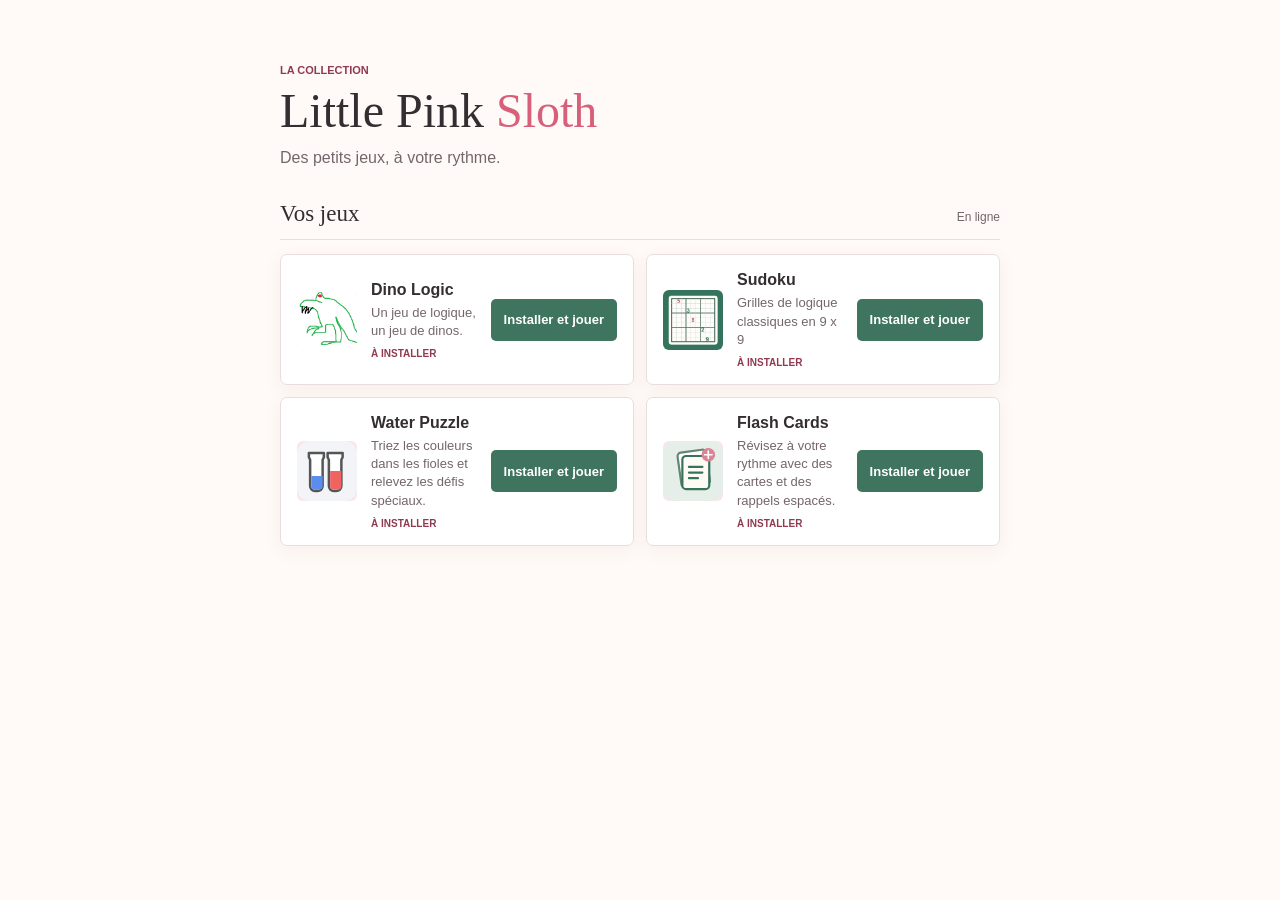
<file: index.html>
<!doctype html>
<html lang="fr">
<head>
    <meta charset="utf-8">
    <meta name="viewport" content="width=device-width, initial-scale=1, viewport-fit=cover">
    <meta name="theme-color" content="#f5d9df">
    <meta name="description" content="Little Pink Sloth, votre collection de mini-jeux.">
    <title>Little Pink Sloth</title>
    <link rel="manifest" href="manifest.json">
    <link rel="icon" href="assets/icons/icon-192.png" type="image/png">
    <link rel="stylesheet" href="launcher/launcher.css">
</head>
<body>
    <main class="launcher">
        <header class="masthead">
            <p class="eyebrow">LA COLLECTION</p>
            <h1>Little Pink <span>Sloth</span></h1>
            <p class="lede">Des petits jeux, à votre rythme.</p>
        </header>
        <section aria-labelledby="games-heading">
            <div class="section-heading">
                <h2 id="games-heading">Vos jeux</h2>
                <p id="connection-state" aria-live="polite">Chargement…</p>
            </div>
            <div id="games-list" class="games-list" aria-live="polite"></div>
        </section>
        <p id="launcher-message" class="launcher-message" role="status"></p>
    </main>
    <script type="module" src="launcher/launcher.js"></script>
</body>
</html>
</file>
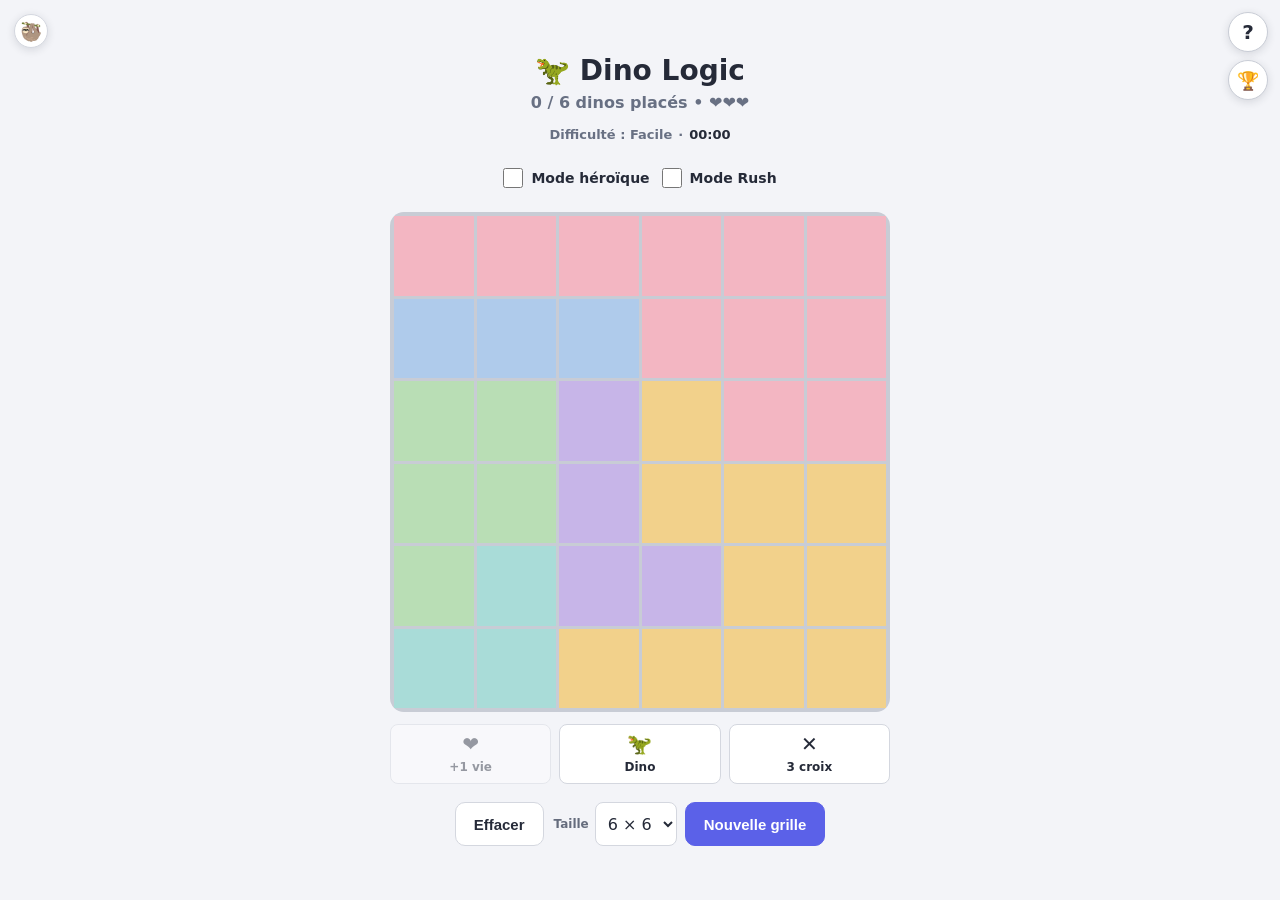
<file: games/dino_logic/index.html>
<!DOCTYPE html>

<html lang="fr">

<head>


<meta charset="UTF-8">

<meta
    name="viewport"
    content="width=device-width, initial-scale=1.0"
>

<title>Dino Logic · Little Pink Sloth</title>

<!-- CSS -->

<link
    rel="stylesheet"
    href="style.css"
>

<link
    rel="stylesheet"
    href="../../common/styles/common.css"
>


</head>

<body>

<main class="app">

    <h1>
        🦖 Dino Logic
    </h1>


    <!-- Message d'état -->

    <div
        id="status"
        class="status"
        aria-live="polite"
    >
        Chargement...
    </div>

    <div class="puzzle-meta">
        <span id="difficulty" class="difficulty"></span>
        <span class="meta-divider" aria-hidden="true">·</span>
        <span
            id="timer"
            class="timer"
            role="timer"
            aria-label="Temps écoulé"
        >00:00</span>
    </div>

    <div class="heroic-tools">
        <div class="mode-option">
            <label class="heroic-toggle" for="heroicMode">
                <input id="heroicMode" type="checkbox">
                <span>Mode héroïque</span>
            </label>
        </div>
        <output
            id="heroicStreak"
            class="heroic-streak"
            aria-live="polite"
            hidden
        >Série : 0</output>
        <div class="mode-option">
            <label class="heroic-toggle" for="rushMode">
                <input id="rushMode" type="checkbox">
                <span>Mode Rush</span>
            </label>
        </div>
        <output
            id="rushCompleted"
            class="heroic-streak rush-score"
            aria-live="polite"
            hidden
        >Complétées : 0</output>
    </div>


    <!-- Grille -->

    <div
        id="board"
        class="board"
        aria-label="Grille de jeu"
    ></div>


    <!-- Bonus -->

    <div class="bonus-actions" aria-label="Bonus">

        <button
            id="bonusLife"
            class="bonus"
            type="button"
            aria-label="Ajouter une vie"
            title="Ajouter une vie"
        >
            <span class="bonus-icon" aria-hidden="true">❤️</span>
            <span>+1 vie</span>
        </button>

        <button
            id="bonusDino"
            class="bonus"
            type="button"
            aria-label="Placer un dino"
            title="Placer un dino"
        >
            <span class="bonus-icon" aria-hidden="true">🦖</span>
            <span>Dino</span>
        </button>

        <button
            id="bonusMarks"
            class="bonus"
            type="button"
            aria-label="Marquer jusqu'à trois cases"
            title="Marquer jusqu'à trois cases"
        >
            <span class="bonus-icon" aria-hidden="true">✕</span>
            <span>3 croix</span>
        </button>

    </div>


    <!-- Boutons -->

    <div class="buttons">

        <button
            id="clear"
            class="action"
            type="button"
        >
            Effacer
        </button>


        <div class="new-game-controls">

            <div class="settings">

                <label for="gridSize">
                    Taille
                </label>

                <select id="gridSize">
                    <option value="4">4 × 4</option>
                    <option value="5">5 × 5</option>
                    <option value="6" selected>6 × 6</option>
                    <option value="7">7 × 7</option>
                    <option value="8">8 × 8</option>
                </select>

            </div>

            <button
                id="newGame"
                class="action primary"
                type="button"
            >
                Nouvelle grille
            </button>

        </div>

    </div>


</main>


<!--
    IMPORTANT :

    type="module" permet à main.js d'utiliser
    import/export avec les autres fichiers.
-->

<script
    type="module"
    src="game.js"
></script>


</body>

</html>
</file>
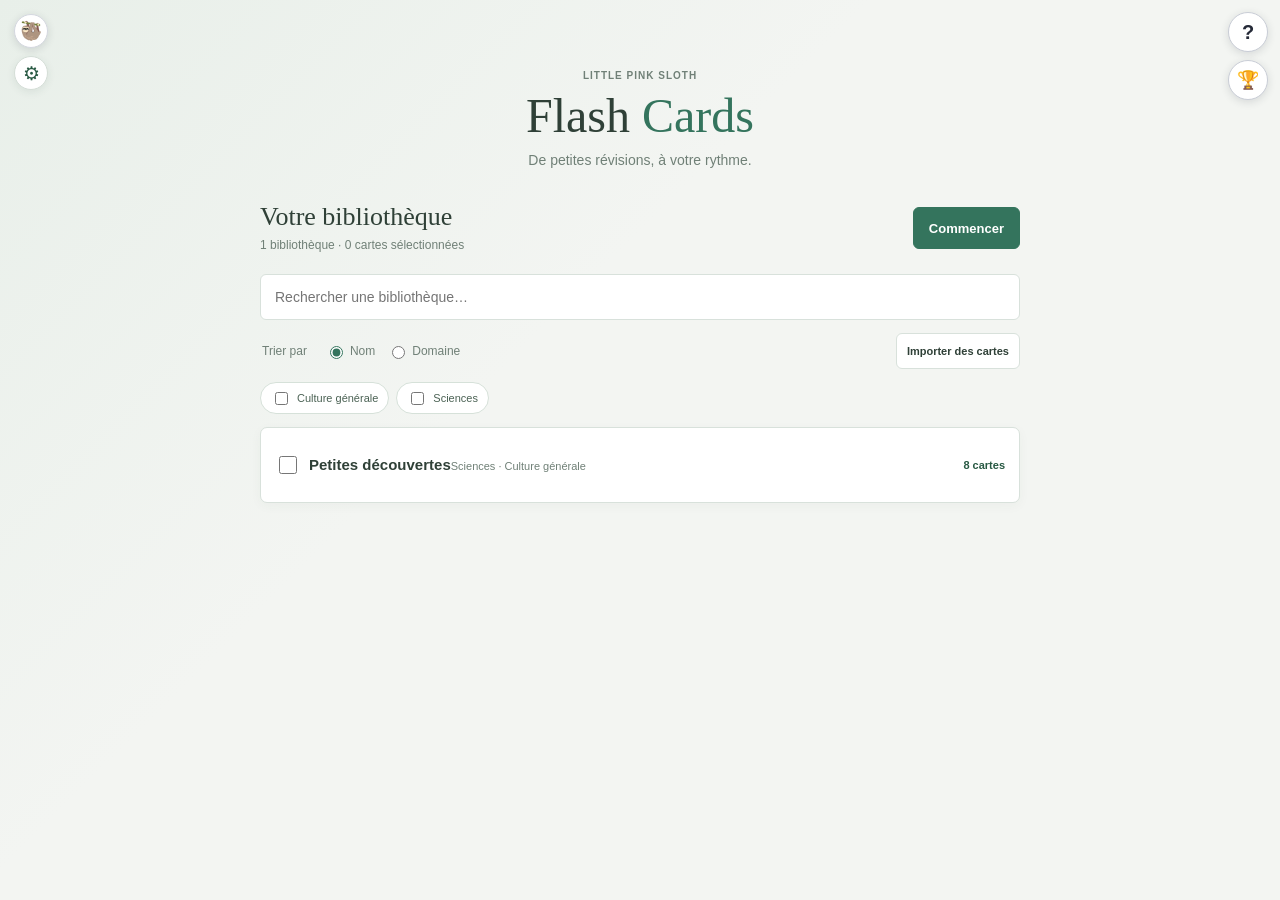
<file: games/flash_cards/index.html>
<!doctype html>
<html lang="fr">
<head>
    <meta charset="utf-8">
    <meta name="viewport" content="width=device-width, initial-scale=1, viewport-fit=cover">
    <meta name="theme-color" content="#f3f5f2">
    <meta name="description" content="Révisez à votre rythme avec des cartes et des rappels espacés.">
    <title>Flash Cards · Little Pink Sloth</title>
    <link rel="icon" href="assets/icon.svg" type="image/svg+xml">
    <link rel="stylesheet" href="style.css">
    <link rel="stylesheet" href="../../common/styles/common.css">
</head>
<body>
    <main class="flash-app">
        <header class="app-header">
            <p class="eyebrow">LITTLE PINK SLOTH</p>
            <h1>Flash <span>Cards</span></h1>
            <p class="intro">De petites révisions, à votre rythme.</p>
        </header>

        <button id="settings-open" class="settings-open" type="button" aria-label="Ouvrir la configuration" title="Configuration">⚙</button>

        <section id="home-screen" class="screen" aria-labelledby="library-heading">
            <div class="section-heading">
                <div>
                    <h2 id="library-heading">Votre bibliothèque</h2>
                    <p id="library-count" class="subtle"></p>
                </div>
                <button id="start-session" class="primary-button" type="button">Commencer</button>
            </div>

            <label class="search-field">
                <span class="visually-hidden">Rechercher une bibliothèque</span>
                <input id="library-search" type="search" placeholder="Rechercher une bibliothèque…" autocomplete="off">
            </label>

            <div class="library-tools">
                <fieldset class="sort-picker">
                    <legend>Trier par</legend>
                    <label><input type="radio" name="sort" value="name" checked> Nom</label>
                    <label><input type="radio" name="sort" value="domain"> Domaine</label>
                </fieldset>
                <button id="import-open" class="quiet-button" type="button">Importer des cartes</button>
            </div>

            <div id="domain-filters" class="domain-filters" aria-label="Filtrer par domaine"></div>
            <div id="library-list" class="library-list"></div>
            <p id="app-message" class="app-message" role="status" aria-live="polite"></p>
        </section>

        <section id="review-screen" class="screen" aria-labelledby="review-heading" hidden>
            <div class="review-topline">
                <button id="leave-session" class="text-button" type="button">← Bibliothèques</button>
                <p id="review-progress" class="subtle"></p>
            </div>
            <h2 id="review-heading" class="visually-hidden">Révision</h2>
            <div class="flash-card-container">
                <button id="flash-card" class="flash-card" type="button" aria-label="Afficher l'autre côté de la carte">
                    <span id="card-side" class="card-side">RECTO</span>
                    <span id="card-text" class="card-text"></span>
                    <span id="flip-hint" class="flip-hint">Touchez la carte pour la retourner</span>
                </button>
                <button id="speak-card" class="speak-card" type="button" aria-label="Lire le recto à voix haute" title="Lire à voix haute">
                    <svg aria-hidden="true" viewBox="0 0 24 24">
                        <path d="M3 9v6h4l5 4V5L7 9H3Zm12.5 3a3.5 3.5 0 0 0-2-3.16v6.31a3.5 3.5 0 0 0 2-3.15Zm-2-8.77v2.06a7 7 0 0 1 0 13.42v2.06a9 9 0 0 0 0-17.54Z"></path>
                    </svg>
                </button>
            </div>
            <p id="speech-message" class="app-message speech-message" role="status" aria-live="polite"></p>
            <div id="answer-actions" class="answer-actions" hidden>
                <button id="answer-no" class="answer-button answer-no" type="button">À revoir</button>
                <button id="answer-yes" class="answer-button answer-yes" type="button">Je savais</button>
            </div>
        </section>

        <section id="results-screen" class="screen results-screen" aria-labelledby="results-heading" hidden>
            <p class="eyebrow">BRAVO POUR CETTE SESSION</p>
            <h2 id="results-heading">C'est dans la boîte.</h2>
            <div class="result-card">
                <p><strong id="result-known">0</strong><span>cartes connues</span></p>
                <p><strong id="result-total">0</strong><span>cartes révisées</span></p>
                <p><strong id="result-percent">0 %</strong><span>de réussite</span></p>
            </div>
            <p id="save-confirmation" class="save-confirmation" role="status" aria-live="polite"></p>
            <div class="result-actions">
                <button id="retry-save" class="quiet-button" type="button" hidden>Réessayer la sauvegarde</button>
                <button id="return-home" class="primary-button" type="button">Retour aux bibliothèques</button>
            </div>
        </section>
    </main>

    <dialog id="settings-dialog" class="settings-dialog" aria-labelledby="settings-heading">
        <form method="dialog" class="dialog-close-row">
            <button class="dialog-close" aria-label="Fermer la configuration">×</button>
        </form>
        <h2 id="settings-heading">Configuration</h2>
        <section class="settings-section">
            <h3>Dossier de bibliothèques</h3>
            <p id="folder-status" class="subtle">Bibliothèques intégrées à l'application.</p>
            <div class="settings-actions">
                <button id="choose-directory" class="quiet-button" type="button">Choisir un dossier</button>
                <button id="reset-directory" class="text-button" type="button">Utiliser les bibliothèques intégrées</button>
            </div>
            <label class="file-picker-label" for="json-import">Importer des fichiers JSON</label>
            <input id="json-import" class="file-picker" type="file" accept=".json,application/json" multiple>
            <p class="fine-print">Le navigateur ne donne pas accès à un chemin saisi au clavier. Le dossier choisi est mémorisé si le navigateur autorise la conservation de son accès ; sinon, les imports restent enregistrés sur cet appareil.</p>
        </section>
        <section class="settings-section">
            <h3>Volume d'une session</h3>
            <label class="setting-line"><span>Nombre de cartes</span><input id="session-size" type="number" min="1" max="500" value="15"></label>
            <label class="setting-line setting-checkbox"><input id="all-cards" type="checkbox"><span>Réviser toutes les cartes sélectionnées</span></label>
        </section>
        <section class="settings-section">
            <h3>Modèle de bibliothèque</h3>
            <p class="subtle">Utilisez ce fichier JSON comme base pour créer vos propres cartes.</p>
            <a class="download-link" href="assets/bib_model.json" download="bib_model.json">Télécharger le modèle JSON</a>
        </section>
        <section class="settings-section">
            <h3>Exporter vos bibliothèques</h3>
            <p class="subtle">Télécharge les bibliothèques actuellement chargées, avec les révisions enregistrées.</p>
            <button id="export-libraries" class="quiet-button" type="button">Exporter les bibliothèques</button>
        </section>
        <p id="settings-message" class="app-message" role="status" aria-live="polite"></p>
    </dialog>

    <script type="module" src="game.js"></script>
</body>
</html>
</file>
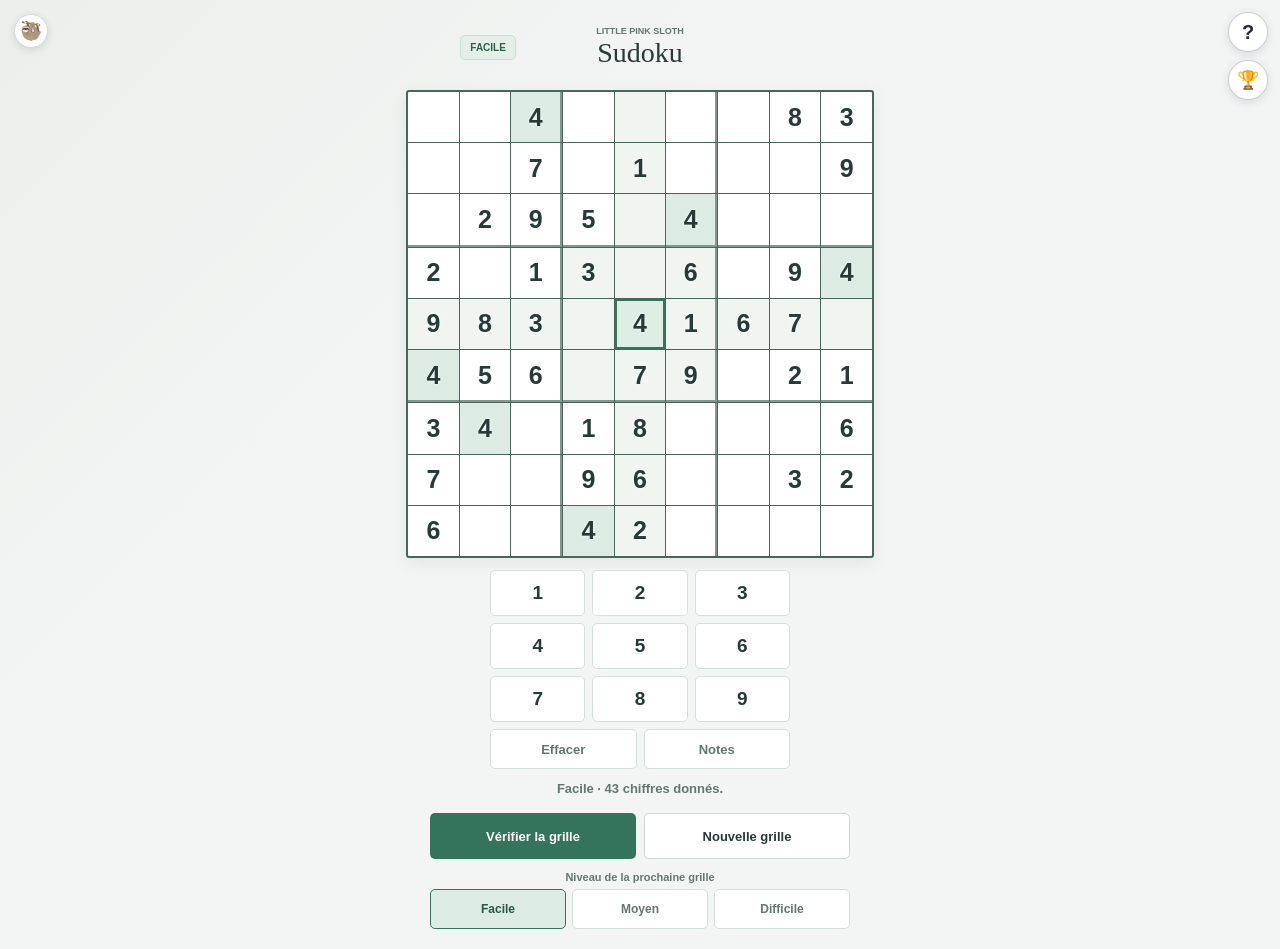
<file: games/sudoku/index.html>
<!doctype html>
<html lang="fr">
<head>
    <meta charset="utf-8">
    <meta name="viewport" content="width=device-width, initial-scale=1, viewport-fit=cover">
    <meta name="theme-color" content="#f3f5f4">
    <meta name="description" content="Un Sudoku classique 9 x 9 à jouer hors ligne.">
    <title>Sudoku · Little Pink Sloth</title>
    <link rel="icon" href="assets/icon.png" type="image/png">
    <link rel="stylesheet" href="style.css">
    <link rel="stylesheet" href="../../common/styles/common.css">
</head>
<body>
    <main class="sudoku-app">
        <header class="game-header">
            
            <span id="current-level" class="level-badge">Facile</span>
            <div class="title-wrap">
                <p class="eyebrow">LITTLE PINK SLOTH</p>
                <h1>Sudoku</h1>
            </div>
            <span aria-hidden="true"></span>
        </header>

        <section class="play-area" aria-label="Partie de Sudoku">
            <div id="board" class="board" role="grid" aria-label="Grille de Sudoku 9 par 9"></div>

            <div class="entry-area">
                <div class="number-pad" aria-label="Pavé numérique">
                    <button class="number-key" type="button" data-value="1" aria-label="Saisir 1">1</button>
                    <button class="number-key" type="button" data-value="2" aria-label="Saisir 2">2</button>
                    <button class="number-key" type="button" data-value="3" aria-label="Saisir 3">3</button>
                    <button class="number-key" type="button" data-value="4" aria-label="Saisir 4">4</button>
                    <button class="number-key" type="button" data-value="5" aria-label="Saisir 5">5</button>
                    <button class="number-key" type="button" data-value="6" aria-label="Saisir 6">6</button>
                    <button class="number-key" type="button" data-value="7" aria-label="Saisir 7">7</button>
                    <button class="number-key" type="button" data-value="8" aria-label="Saisir 8">8</button>
                    <button class="number-key" type="button" data-value="9" aria-label="Saisir 9">9</button>
                    <button id="erase" class="erase-key" type="button" aria-label="Effacer la case sélectionnée">Effacer</button>
                    <button id="notes-toggle" class="notes-key" type="button" aria-label="Activer ou désactiver les notes" aria-pressed="false">Notes</button>
                </div>
            </div>

            <p id="game-status" class="game-status" role="status" aria-live="polite"></p>

            <div class="game-actions">
                <button id="check-grid" class="check-button" type="button">Vérifier la grille</button>
                <button id="new-grid" class="new-button" type="button">Nouvelle grille</button>
            </div>

            <fieldset class="difficulty-picker">
                <legend>Niveau de la prochaine grille</legend>
                <div class="difficulty-options">
                    <button type="button" data-difficulty="easy" aria-pressed="true">Facile</button>
                    <button type="button" data-difficulty="medium" aria-pressed="false">Moyen</button>
                    <button type="button" data-difficulty="hard" aria-pressed="false">Difficile</button>
                </div>
            </fieldset>
        </section>
    </main>
    <script type="module" src="game.js"></script>
</body>
</html>
</file>
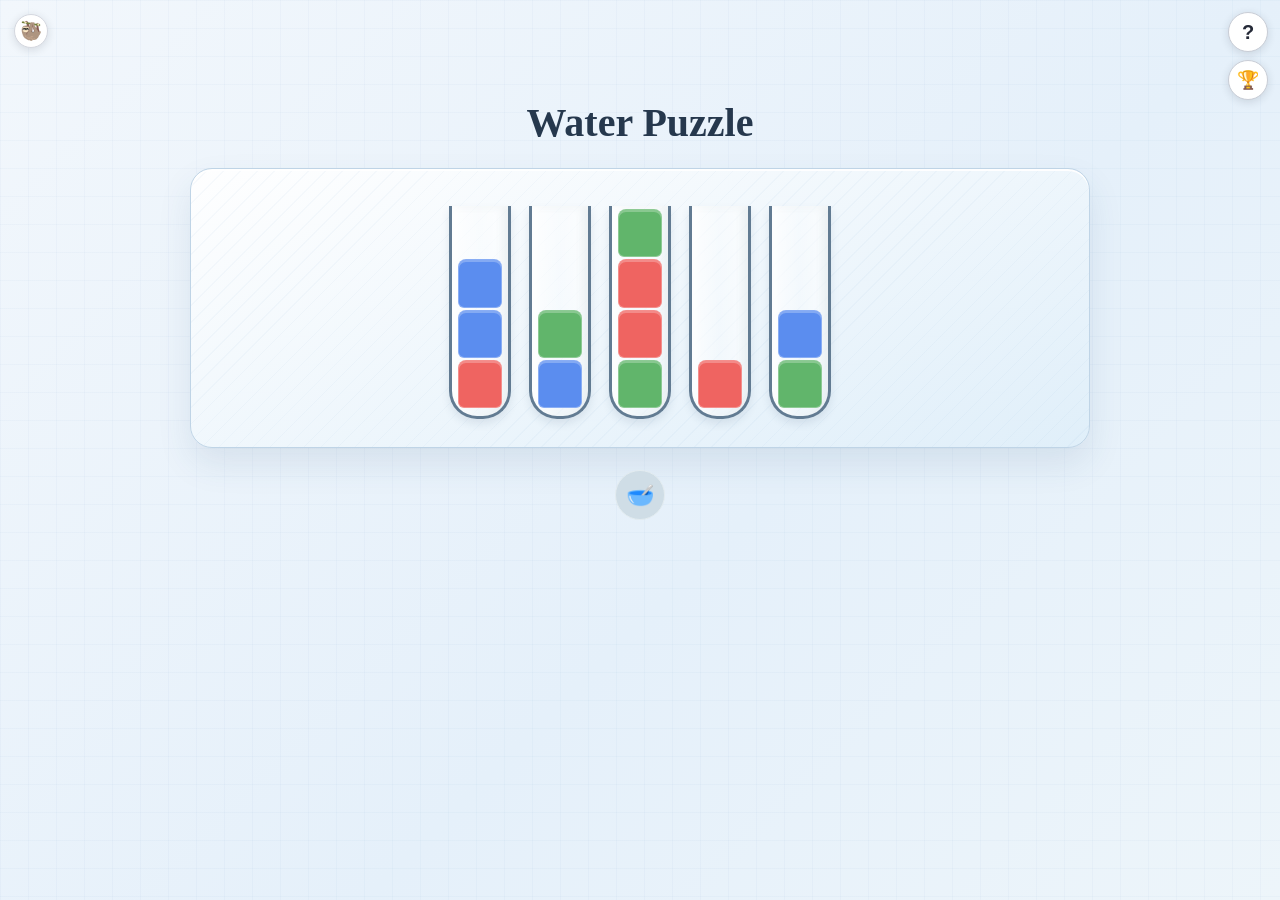
<file: games/water_puzzle/index.html>
<!doctype html>
<html lang="fr">
<head>
    <meta charset="utf-8">
    <meta name="viewport" content="width=device-width, initial-scale=1, viewport-fit=cover">
    <meta name="theme-color" content="#f3f4f8">
    <meta name="description" content="Triez les couleurs dans les fioles de Water Puzzle.">
    <title>Water Puzzle · Little Pink Sloth</title>
    <link rel="icon" href="assets/icons/water-puzzle.svg" type="image/svg+xml">
    <link rel="stylesheet" href="css/style.css">
    <link rel="stylesheet" href="../../common/styles/common.css">
</head>
<body>
    <main class="app">
        <header class="game-heading">
            <h1>Water Puzzle</h1>
        </header>
        <section class="play-area" aria-label="Partie de Water Puzzle">
            <p id="status" class="status" role="status" aria-live="polite">Coups : 0</p>
            <div id="board" class="board" aria-label="Fioles de couleurs"></div>
            <ul id="special-legend" class="special-legend" aria-label="Types de fioles spéciales" hidden></ul>
        </section>
    </main>
    <script type="module" src="js/main.js"></script>
</body>
</html>
</file>
<file: launcher/launcher.css>
:root {
    color-scheme: light;
    font-family: "Trebuchet MS", "Segoe UI", sans-serif;
    color: #342d31;
    background: #fffaf7;
    font-synthesis: none;
    text-rendering: optimizeLegibility;
    --pink: #d85f7a;
    --pink-dark: #91394f;
    --ink-soft: #74666b;
    --line: #eadde0;
}

* { box-sizing: border-box; }

body {
    min-width: 300px;
    min-height: 100vh;
    margin: 0;
    background-image: radial-gradient(#e7cdd2 0.65px, transparent 0.65px);
    background-size: 16px 16px;
}

.launcher {
    width: min(100% - 36px, 720px);
    margin: 0 auto;
    padding: max(48px, env(safe-area-inset-top)) 0 max(36px, env(safe-area-inset-bottom));
}

.masthead { padding: 16px 0 34px; }
.eyebrow { margin: 0 0 10px; color: var(--pink-dark); font-size: 11px; font-weight: 800; letter-spacing: 0; }
h1 { max-width: 500px; margin: 0; font-family: Georgia, "Times New Roman", serif; font-size: 48px; font-weight: 500; line-height: 1.03; }
h1 span { color: var(--pink); }
.lede { margin: 14px 0 0; color: var(--ink-soft); font-size: 16px; }

.section-heading { display: flex; align-items: baseline; justify-content: space-between; gap: 12px; border-bottom: 1px solid var(--line); }
.section-heading h2 { margin: 0 0 12px; font-family: Georgia, "Times New Roman", serif; font-size: 23px; font-weight: 500; }
.section-heading p { margin: 0; color: var(--ink-soft); font-size: 12px; }
.games-list { display: grid; grid-template-columns: repeat(auto-fit, minmax(min(100%, 260px), 1fr)); gap: 12px; padding-top: 14px; }

.game-card { display: grid; grid-template-columns: 60px minmax(0, 1fr) auto; align-items: center; gap: 14px; min-height: 106px; padding: 16px; border: 1px solid var(--line); border-radius: 7px; background: #fff; box-shadow: 0 5px 18px #7e4a5410; }
.game-icon { display: grid; width: 60px; aspect-ratio: 1; place-items: center; overflow: hidden; border-radius: 6px; background: #f8e6e9; color: var(--pink-dark); font-size: 30px; }
.game-icon img { width: 100%; height: 100%; object-fit: cover; }
.game-copy { min-width: 0; }
.game-copy h3 { margin: 0 0 5px; font-size: 16px; }
.game-copy p { margin: 0; color: var(--ink-soft); font-size: 13px; line-height: 1.4; }
.game-state { display: block; margin-top: 8px; color: var(--pink-dark); font-size: 10px; font-weight: 800; letter-spacing: 0; text-transform: uppercase; }
.game-action { min-height: 42px; padding: 0 13px; border: 0; border-radius: 5px; background: #3f755f; color: white; font: inherit; font-size: 13px; font-weight: 700; cursor: pointer; }
.game-action[disabled] { opacity: .65; cursor: wait; }
.update-action { display: block; margin: 7px auto 0; padding: 4px; border: 0; background: transparent; color: var(--pink-dark); font: inherit; font-size: 11px; text-decoration: underline; cursor: pointer; }
.launcher-message { min-height: 22px; margin: 16px 0 0; color: var(--pink-dark); font-size: 13px; }
.launcher-message:empty { display: none; }

@media (max-width: 420px) {
    .launcher { width: min(100% - 28px, 720px); padding-top: max(32px, env(safe-area-inset-top)); }
    h1 { font-size: 40px; }
    .game-card { grid-template-columns: 52px minmax(0, 1fr); gap: 12px; }
    .game-icon { width: 52px; }
    .game-action-wrap { grid-column: 1 / -1; }
    .game-action { width: 100%; }
}

@media (prefers-reduced-motion: no-preference) {
    .game-card { animation: reveal 260ms ease-out both; }
    @keyframes reveal { from { opacity: 0; transform: translateY(7px); } to { opacity: 1; transform: translateY(0); } }
}
</file>
<file: games/dino_logic/style.css>
* {
    box-sizing: border-box;
  }

  body {
    margin: 0;
    min-height: 100vh;
    display: flex;
    justify-content: center;
    align-items: center;
    background: #f3f4f8;
    font-family: system-ui, -apple-system, BlinkMacSystemFont, "Segoe UI", sans-serif;
    color: #252a38;
  }

  .app {
    width: min(94vw, 600px);
    padding: 24px 16px;
  }

  h1 {
    text-align: center;
    margin: 0 0 6px;
    font-size: 28px;
  }

  .status {
    min-height: 28px;
    text-align: center;
    margin-bottom: 3px;
    font-weight: 600;
    color: #687083;
  }

  .puzzle-meta {
    display: flex;
    align-items: center;
    justify-content: center;
    gap: 6px;
    min-height: 20px;
    margin-bottom: 12px;
    color: #687083;
    font-size: 13px;
    font-weight: 600;
  }

  .timer {
    color: #252a38;
    font-variant-numeric: tabular-nums;
  }

  .timer.urgent {
    color: #d64545;
    font-weight: 800;
  }

  .heroic-tools {
    display: flex;
    align-items: center;
    justify-content: center;
    flex-wrap: wrap;
    gap: 12px;
    min-height: 44px;
    margin-bottom: 12px;
  }

  .heroic-toggle {
    display: inline-flex;
    align-items: center;
    gap: 8px;
    min-height: 44px;
    font-size: 14px;
    font-weight: 600;
    cursor: pointer;
  }

  .heroic-toggle input {
    width: 20px;
    height: 20px;
    margin: 0;
    accent-color: #c5424a;
  }

  .heroic-toggle input:disabled {
    cursor: not-allowed;
  }

  .mode-option {
    display: flex;
    flex-direction: column;
    align-items: center;
    gap: 1px;
  }

  .heroic-toggle input#rushMode {
    accent-color: #16815f;
  }

  .heroic-streak {
    padding: 6px 10px;
    border: 1px solid #d4d7df;
    border-radius: 8px;
    background: white;
    color: #252a38;
    font-size: 13px;
    font-weight: 700;
    font-variant-numeric: tabular-nums;
  }

  body.rush-mode .timer {
    color: #16815f;
  }

  body.rush-mode .timer.urgent {
    color: #d64545;
  }

  .status.success {
    color: #198754;
  }

  .status.error {
    color: #d64545;
  }

  .board {
    width: min(90vw, 500px);
    aspect-ratio: 1;
    margin: auto;
    
    
    display: grid;
    touch-action: none;
    user-select: none;
    
    gap: 3px;
    padding: 4px;
    
    background: #c8ccd5;
    border-radius: 14px;
    
    
    }
    

  .cell {
    border: none;
    padding: 0;
    margin: 0;

    display: flex;
    align-items: center;
    justify-content: center;

    cursor: pointer;

    font-size: clamp(24px, 7vw, 40px);

    transition:
      filter 0.12s,
      transform 0.08s;
  }

  .cell:hover {
    filter: brightness(0.96);
  }

  .cell:active {
    transform: scale(0.94);
  }

  .cell.invalid {
    box-shadow: inset 0 0 0 4px #df4242;
  }

  .cell.incorrect-cell {
    background-color: rgba(220, 40, 50, 0.22);
    box-shadow: inset 0 0 0 4px #df4242;
  }

  .dino.incorrect {
    filter: drop-shadow(0 0 4px rgba(190, 20, 30, 0.9));
  }

  .dino {
    line-height: 1;
    user-select: none;
  }

  .mark {
    font-size: 1.8rem;
    font-weight: 700;
    color: rgba(60, 60, 60, 0.55);

    pointer-events: none;

    user-select: none;
}

  /*
   * ==========================================================
   * COULEURS DES ZONES
   * ==========================================================
   */

.zone-0 {
  background: #F3B6C2; /* rose */
}

.zone-1 {
  background: #AFCBEB; /* bleu */
}

.zone-2 {
  background: #B9DEB5; /* vert */
}

.zone-3 {
  background: #F2D18B; /* jaune */
}

.zone-4 {
  background: #C7B5E8; /* violet */
}

.zone-5 {
  background: #A9DCD8; /* turquoise */
}

.zone-6 {
  background: #E5B99F; /* pêche / orange */
}

.zone-7 {
  background: #C7D69B; /* vert olive / anis */
}

  /*
   * ==========================================================
   * BOUTONS
   * ==========================================================
   */

  .buttons {
    display: flex;
    justify-content: center;
    gap: 10px;
    flex-wrap: wrap;
    margin-top: 18px;
  }

  .new-game-controls,
  .settings {
    display: flex;
    align-items: center;
  }

  .new-game-controls {
    gap: 8px;
  }

  .settings {
    gap: 6px;
  }

  .settings label {
    color: #656c7d;
    font-size: 12px;
    font-weight: 600;
  }

  .settings select {
    min-height: 44px;
    padding: 8px;
    border: 1px solid #d4d7df;
    border-radius: 8px;
    background: white;
    color: #252a38;
    font: inherit;
  }

  .bonus-actions {
    display: grid;
    grid-template-columns: repeat(3, minmax(0, 1fr));
    gap: 8px;
    margin: 12px auto 0;
    width: min(90vw, 500px);
  }

  button.bonus {
    min-width: 0;
    min-height: 60px;
    padding: 6px 4px;
    display: flex;
    flex-direction: column;
    align-items: center;
    justify-content: center;
    gap: 2px;
    border: 1px solid #d4d7df;
    border-radius: 8px;
    background: white;
    color: #252a38;
    font: inherit;
    font-size: 12px;
    font-weight: 600;
    cursor: pointer;
  }

  button.bonus:hover:not(:disabled) {
    background: #f7f7f9;
  }

  button.bonus:focus-visible {
    outline: 3px solid #5b61e8;
    outline-offset: 2px;
  }

  button.bonus:disabled {
    opacity: 0.45;
    cursor: not-allowed;
  }

  .bonus-icon {
    min-height: 24px;
    font-size: 20px;
    line-height: 1;
  }

  button.action {
    min-height: 44px;
    padding: 10px 18px;

    border: 1px solid #d4d7df;
    border-radius: 10px;

    background: white;
    color: #252a38;

    font-size: 15px;
    font-weight: 600;

    cursor: pointer;
  }

  button.action:hover {
    background: #f7f7f9;
  }

  button.primary {
    background: #5b61e8;
    color: white;
    border-color: #5b61e8;
  }

  button.primary:hover {
    background: #4f55d4;
  }

  body.heroic-mode {
    background: #171a1f;
    color: #e7e9ed;
  }

  body.heroic-mode .status,
  body.heroic-mode .puzzle-meta {
    color: #b1b8c2;
  }

  body.heroic-mode .status.success {
    color: #8ed8a2;
  }

  body.heroic-mode .status.error {
    color: #ff858a;
  }

  body.heroic-mode .timer {
    color: #ff777e;
  }

  body.heroic-mode .timer.urgent {
    color: #ff3f4c;
  }

  body.heroic-mode .heroic-streak,
  body.heroic-mode button.action,
  body.heroic-mode button.bonus,
  body.heroic-mode .settings select {
    border-color: #454c56;
    background: #272c34;
    color: #e7e9ed;
  }

  body.heroic-mode button.primary {
    border-color: #c5424a;
    background: #c5424a;
    color: white;
  }

  body.heroic-mode button.primary:hover {
    background: #aa343c;
  }

  body.heroic-mode .settings label {
    color: #b1b8c2;
  }

  body.heroic-mode .board {
    background: #303640;
  }

  body.heroic-mode .rules-trigger,
  body.heroic-mode .records-trigger,
  body.heroic-mode .rules-popup,
  body.heroic-mode .records-popup {
    border-color: #454c56;
    background: #272c34;
    color: #b1b8c2;
  }

  body.heroic-mode .rules-popup strong,
  body.heroic-mode .records-popup strong {
    color: #e7e9ed;
  }

  @media (max-width: 400px) {
    .app {
      padding: 16px 8px;
    }

    .board {
      width: 94vw;
    }

    .bonus-actions {
      width: 94vw;
    }
  }
</file>
<file: common/styles/common.css>
.game-tools {
    position: fixed;
    z-index: 20;
    top: max(12px, env(safe-area-inset-top));
    right: max(12px, env(safe-area-inset-right));
    display: flex;
    flex-direction: column;
    gap: 8px;
}

.game-tool {
    position: relative;
}

.rules-trigger,
.records-trigger {
    display: grid;
    width: 40px;
    height: 40px;
    place-items: center;
    border: 1px solid #c8ccd5;
    border-radius: 50%;
    background: white;
    color: #252a38;
    font: inherit;
    font-size: 18px;
    cursor: pointer;
    box-shadow: 0 2px 8px rgba(37, 42, 56, 0.14);
}

.rules-trigger {
    font-size: 20px;
    font-weight: 800;
}

.rules-trigger:hover,
.records-trigger:hover {
    background: #f7f7f9;
}

.rules-trigger:focus-visible,
.records-trigger:focus-visible,
.launcher-link:focus-visible {
    outline: 3px solid #5b61e8;
    outline-offset: 2px;
}

.rules-popup,
.records-popup {
    position: absolute;
    top: 0;
    right: calc(100% + 8px);
    width: min(320px, calc(100vw - 76px));
    padding: 14px 16px;
    border: 1px solid #dedfe5;
    border-radius: 8px;
    background: white;
    color: #656c7d;
    font-size: 14px;
    line-height: 1.45;
    box-shadow: 0 8px 24px rgba(37, 42, 56, 0.18);
    opacity: 0;
    visibility: hidden;
    transform: translateY(6px);
    transition: opacity 0.16s ease, transform 0.16s ease, visibility 0.16s;
}

.game-tool:hover .rules-popup,
.game-tool:hover .records-popup,
.game-tool:focus-within .rules-popup,
.game-tool:focus-within .records-popup,
.game-tool.is-open .rules-popup,
.game-tool.is-open .records-popup {
    opacity: 1;
    visibility: visible;
    transform: translateY(0);
}

.rules-popup strong,
.records-popup strong {
    color: #252a38;
}

.rules-popup ul,
.records-popup ul {
    margin: 8px 0 0;
    padding-left: 20px;
}

.rules-popup li,
.records-popup li {
    margin: 4px 0;
}

.records-popup output {
    font-weight: 700;
    font-variant-numeric: tabular-nums;
}

.launcher-link {
    position: fixed;
    z-index: 20;
    top: max(14px, env(safe-area-inset-top));
    left: max(14px, env(safe-area-inset-left));
    display: grid;
    width: 34px;
    height: 34px;
    place-items: center;
    border: 1px solid #d4d7df;
    border-radius: 50%;
    background: white;
    color: #252a38;
    font-size: 18px;
    text-decoration: none;
    box-shadow: 0 2px 8px rgba(37, 42, 56, 0.14);
}

.fireworks {
    position: fixed;
    z-index: 10;
    inset: 0;
    overflow: hidden;
    pointer-events: none;
}

.firework {
    position: absolute;
    width: 1px;
    height: 1px;
}

.firework i {
    position: absolute;
    top: 50%;
    left: 50%;
    width: 8px;
    height: 8px;
    border-radius: 50%;
    background: #f2bd36;
    animation: firework-particle 1.15s ease-out var(--delay, 0ms) both;
}

.firework i:nth-child(6n + 1) { background: #f2bd36; }
.firework i:nth-child(6n + 2) { background: #ef5a67; }
.firework i:nth-child(6n + 3) { background: #36a889; }
.firework i:nth-child(6n + 4) { background: #4e8fe5; }
.firework i:nth-child(6n + 5) { background: #bd65d6; }
.firework i:nth-child(6n) { background: #f47b36; }

@keyframes firework-particle {
    from {
        opacity: 1;
        transform: translate(-50%, -50%) rotate(var(--angle)) translateY(0) scale(0.4);
    }
    to {
        opacity: 0;
        transform: translate(-50%, -50%) rotate(var(--angle)) translateY(var(--distance)) scale(1);
    }
}
 
@media (prefers-reduced-motion: reduce) {
    .rules-popup,
    .records-popup {
        transition: none;
    }
}
</file>
<file: games/flash_cards/style.css>
:root {
    color-scheme: light;
    font-family: "Trebuchet MS", "Segoe UI", sans-serif;
    color: #2f4037;
    background: #f3f5f2;
    font-synthesis: none;
    text-rendering: optimizeLegibility;
    --ink: #2f4037;
    --muted: #708077;
    --line: #d8e1db;
    --green: #34745d;
    --green-dark: #285943;
    --green-light: #e3eee7;
    --rose: #bc5868;
    --rose-light: #f8e7e8;
}

* { box-sizing: border-box; }

body {
    min-width: 300px;
    min-height: 100vh;
    margin: 0;
    background-color: #f3f5f2;
    background-image: linear-gradient(135deg, #e8efe9 0, transparent 40%),
        radial-gradient(#cbd8d0 0.6px, transparent 0.6px);
    background-size: auto, 18px 18px;
}

button, input { font: inherit; }
button { touch-action: manipulation; }
[hidden] { display: none !important; }

.flash-app {
    width: min(100% - 32px, 760px);
    min-height: 100vh;
    margin: 0 auto;
    padding: max(70px, env(safe-area-inset-top) + 56px) 0 max(32px, env(safe-area-inset-bottom));
}

.app-header { margin: 0 0 34px; text-align: center; }
.eyebrow { margin: 0 0 7px; color: var(--muted); font-size: 10px; font-weight: 800; letter-spacing: .1em; }
.app-header h1 { margin: 0; font-family: Georgia, "Times New Roman", serif; font-size: clamp(34px, 8vw, 48px); font-weight: 500; }
.app-header h1 span { color: var(--green); }
.intro { margin: 9px 0 0; color: var(--muted); font-size: 14px; }

.settings-open {
    position: fixed;
    z-index: 21;
    top: calc(max(14px, env(safe-area-inset-top)) + 42px);
    left: max(14px, env(safe-area-inset-left));
    display: grid;
    width: 34px;
    height: 34px;
    place-items: center;
    border: 1px solid #d4ddd6;
    border-radius: 50%;
    background: white;
    color: var(--green-dark);
    font-size: 19px;
    cursor: pointer;
    box-shadow: 0 2px 8px #28453716;
}

.screen { animation: screen-in 180ms ease-out both; }
.section-heading { display: flex; align-items: center; justify-content: space-between; gap: 14px; }
.section-heading h2, .settings-dialog h2, .results-screen h2 { margin: 0; font-family: Georgia, "Times New Roman", serif; font-size: 26px; font-weight: 500; }
.subtle { margin: 5px 0 0; color: var(--muted); font-size: 12px; line-height: 1.45; }
.primary-button, .quiet-button, .text-button, .download-link {
    display: inline-flex;
    min-height: 42px;
    align-items: center;
    justify-content: center;
    padding: 0 15px;
    border-radius: 6px;
    font-size: 13px;
    font-weight: 800;
    text-decoration: none;
    cursor: pointer;
}
.primary-button { border: 1px solid var(--green); background: var(--green); color: #fff; }
.primary-button:hover { background: var(--green-dark); }
.quiet-button, .download-link { border: 1px solid var(--line); background: #fff; color: var(--ink); }
.text-button { min-height: 36px; padding: 0 7px; border: 0; background: transparent; color: var(--green-dark); }
button:focus-visible, a:focus-visible, input:focus-visible { outline: 3px solid #bd8064; outline-offset: 2px; }

.search-field { display: block; margin-top: 20px; }
.search-field input {
    width: 100%;
    min-height: 46px;
    padding: 0 14px;
    border: 1px solid var(--line);
    border-radius: 6px;
    background: #fff;
    color: var(--ink);
    font-size: 14px;
}
.library-tools { display: flex; align-items: center; justify-content: space-between; gap: 10px; margin: 13px 0; }
.sort-picker { display: flex; align-items: center; gap: 12px; margin: 0; padding: 0; border: 0; color: var(--muted); font-size: 12px; }
.sort-picker legend { float: left; margin-right: 4px; color: var(--muted); font-size: 12px; }
.sort-picker label { display: inline-flex; align-items: center; gap: 4px; cursor: pointer; }
.sort-picker input { accent-color: var(--green); }
.library-tools .quiet-button { min-height: 36px; padding: 0 10px; font-size: 11px; }

.domain-filters { display: flex; flex-wrap: wrap; gap: 7px; margin: 0 0 13px; }
.domain-filter {
    display: inline-flex;
    min-height: 32px;
    align-items: center;
    gap: 6px;
    padding: 0 10px;
    border: 1px solid #d6e1d9;
    border-radius: 20px;
    background: #fff;
    color: #4b6254;
    font-size: 11px;
    cursor: pointer;
}
.domain-filter input { accent-color: var(--green); }
.library-list { display: grid; gap: 9px; }
.library-item {
    display: grid;
    grid-template-columns: 22px minmax(0, 1fr) auto;
    align-items: center;
    gap: 12px;
    min-height: 76px;
    padding: 12px 14px;
    border: 1px solid var(--line);
    border-radius: 7px;
    background: #fff;
    box-shadow: 0 3px 12px #2845370a;
}
.library-item:has(.library-check:checked) { border-color: #92b39f; background: #fbfdfb; }
.library-check { width: 18px; height: 18px; accent-color: var(--green); }
.library-name { margin: 0; font-size: 15px; font-weight: 800; }
.library-domains { margin: 4px 0 0; color: var(--muted); font-size: 11px; }
.library-card-count { color: var(--green-dark); font-size: 11px; font-weight: 800; white-space: nowrap; }
.empty-state { padding: 24px 16px; border: 1px dashed #cbd8d0; border-radius: 7px; color: var(--muted); font-size: 13px; text-align: center; }
.app-message { min-height: 18px; margin: 12px 0 0; color: var(--rose); font-size: 12px; line-height: 1.45; }

.review-topline { display: flex; align-items: center; justify-content: space-between; margin-bottom: 17px; }
.review-topline .subtle { font-variant-numeric: tabular-nums; }
.flash-card-container { position: relative; }
.flash-card {
    display: flex;
    width: 100%;
    min-height: min(57vh, 440px);
    flex-direction: column;
    align-items: center;
    justify-content: center;
    gap: 24px;
    padding: 34px clamp(20px, 6vw, 54px);
    border: 1px solid #d5e1d9;
    border-radius: 12px;
    background: #fffefa;
    color: var(--ink);
    text-align: center;
    cursor: pointer;
    box-shadow: 0 10px 28px #314f3e12;
}
.speak-card {
    position: absolute;
    top: 12px;
    right: 12px;
    display: grid;
    width: 42px;
    height: 42px;
    place-items: center;
    border: 1px solid var(--line);
    border-radius: 50%;
    background: #fff;
    color: var(--green-dark);
    cursor: pointer;
    box-shadow: 0 2px 8px #28453712;
}
.speak-card:hover { background: var(--green-light); }
.speak-card svg { width: 21px; height: 21px; fill: currentColor; }
.speech-message { color: var(--muted); text-align: center; }
.speech-message.error { color: var(--rose); }
.card-side { color: var(--green); font-size: 10px; font-weight: 900; letter-spacing: .14em; }
.card-text { max-width: 620px; font-family: Georgia, "Times New Roman", serif; font-size: clamp(24px, 5vw, 38px); line-height: 1.35; white-space: pre-wrap; overflow-wrap: anywhere; }
.flip-hint { color: #8b9890; font-size: 11px; }
.answer-actions { display: grid; grid-template-columns: 1fr 1fr; gap: 12px; margin-top: 16px; }
.answer-button { min-height: 52px; border: 1px solid; border-radius: 7px; font-size: 14px; font-weight: 800; cursor: pointer; }
.answer-no { border-color: #e3c6ca; background: var(--rose-light); color: #92404d; }
.answer-yes { border-color: #c7ddce; background: #e6f1e9; color: var(--green-dark); }

.results-screen { padding: 20px 0; text-align: center; }
.results-screen > .eyebrow { margin-bottom: 9px; }
.result-card { display: grid; grid-template-columns: repeat(3, 1fr); gap: 10px; margin: 26px 0 15px; }
.result-card p { display: grid; gap: 6px; margin: 0; padding: 17px 7px; border: 1px solid var(--line); border-radius: 7px; background: #fff; }
.result-card strong { color: var(--green-dark); font-family: Georgia, "Times New Roman", serif; font-size: 26px; font-weight: 500; }
.result-card span { color: var(--muted); font-size: 10px; }
.save-confirmation { min-height: 22px; color: var(--green-dark); font-size: 13px; }
.save-confirmation.error { color: var(--rose); }
.result-actions { display: flex; flex-wrap: wrap; justify-content: center; gap: 9px; margin-top: 18px; }

.settings-dialog {
    width: min(100% - 24px, 560px);
    max-height: min(90vh, 760px);
    padding: 23px;
    border: 1px solid var(--line);
    border-radius: 10px;
    background: #fcfdfb;
    color: var(--ink);
    box-shadow: 0 18px 60px #20342838;
}
.settings-dialog::backdrop { background: #26382f80; }
.dialog-close-row { display: flex; justify-content: flex-end; margin: -10px -8px 2px; }
.dialog-close { width: 34px; height: 34px; border: 0; border-radius: 50%; background: transparent; color: var(--muted); font-size: 26px; cursor: pointer; }
.settings-dialog h2 { margin-bottom: 18px; }
.settings-section { margin-top: 18px; padding-top: 15px; border-top: 1px solid var(--line); }
.settings-section h3 { margin: 0 0 7px; font-size: 14px; }
.settings-actions { display: flex; flex-wrap: wrap; align-items: center; gap: 5px; margin-top: 10px; }
.settings-actions .quiet-button, .settings-section > .quiet-button, .download-link { min-height: 38px; font-size: 12px; }
.settings-actions .text-button { font-size: 11px; }
.file-picker-label { display: inline-flex; margin-top: 10px; color: var(--green-dark); font-size: 12px; font-weight: 800; text-decoration: underline; cursor: pointer; }
.file-picker { position: absolute; width: 1px; height: 1px; overflow: hidden; clip: rect(0, 0, 0, 0); }
.fine-print { margin: 9px 0 0; color: #828f87; font-size: 10px; line-height: 1.5; }
.setting-line { display: flex; align-items: center; justify-content: space-between; gap: 12px; margin: 9px 0; color: var(--muted); font-size: 12px; }
.setting-line input[type="number"] { width: 90px; min-height: 38px; padding: 0 9px; border: 1px solid var(--line); border-radius: 5px; color: var(--ink); }
.setting-checkbox { justify-content: flex-start; }
.setting-checkbox input { width: 17px; height: 17px; accent-color: var(--green); }
.download-link { margin-top: 8px; }
.visually-hidden { position: absolute; width: 1px; height: 1px; padding: 0; margin: -1px; overflow: hidden; clip: rect(0, 0, 0, 0); white-space: nowrap; border: 0; }

@keyframes screen-in { from { opacity: 0; transform: translateY(5px); } to { opacity: 1; transform: translateY(0); } }
@media (max-width: 500px) {
    .flash-app { width: min(100% - 24px, 760px); padding-top: max(64px, env(safe-area-inset-top) + 52px); }
    .app-header { margin-bottom: 25px; }
    .section-heading h2 { font-size: 22px; }
    .section-heading .primary-button { min-height: 40px; padding: 0 12px; font-size: 12px; }
    .library-item { grid-template-columns: 20px minmax(0, 1fr); gap: 9px; padding: 11px; }
    .library-card-count { grid-column: 2; }
    .sort-picker { gap: 7px; font-size: 10px; }
    .sort-picker legend { font-size: 10px; }
    .library-tools .quiet-button { font-size: 10px; }
    .flash-card { min-height: min(56vh, 410px); }
    .result-card { gap: 6px; }
    .result-card strong { font-size: 22px; }
    .result-card span { font-size: 9px; }
}
@media (prefers-reduced-motion: reduce) {
    *, *::before, *::after { scroll-behavior: auto !important; animation-duration: .01ms !important; transition-duration: .01ms !important; }
}
</file>
<file: games/sudoku/style.css>
:root {
    color-scheme: light;
    font-family: "Trebuchet MS", "Segoe UI", sans-serif;
    color: #273a37;
    background: #f3f5f4;
    font-synthesis: none;
    text-rendering: optimizeLegibility;
    --ink: #273a37;
    --muted: #657571;
    --line: #d8e0dc;
    --green: #34745d;
    --green-light: #dcece4;
    --coral: #bd5861;
    --coral-light: #f8e1e0;
    --cell-size: min(10.5vw, 48px);
}

* { box-sizing: border-box; }

body {
    min-width: 300px;
    min-height: 100vh;
    margin: 0;
    background-color: #f3f5f4;
    background-image: linear-gradient(135deg, #eaf0ec 0, transparent 38%),
        radial-gradient(#cbd8d0 0.6px, transparent 0.6px);
    background-size: auto, 18px 18px;
}

button { font: inherit; }

.sudoku-app {
    width: min(100% - 28px, 520px);
    margin: 0 auto;
    padding: max(12px, env(safe-area-inset-top)) 0 max(20px, env(safe-area-inset-bottom));
}

.game-header {
    display: grid;
    grid-template-columns: 1fr auto 1fr;
    align-items: center;
    min-height: 70px;
    margin-bottom: 8px;
}

.title-wrap { text-align: center; }
.eyebrow { margin: 0 0 2px; color: var(--muted); font-size: 9px; font-weight: 800; }
h1 { margin: 0; font-family: Georgia, "Times New Roman", serif; font-size: 28px; font-weight: 500; line-height: 1.1; }

.level-badge {
    justify-self: center;
    padding: 6px 9px;
    border: 1px solid #cbded2;
    border-radius: 5px;
    background: #e4efe8;
    color: #315e4d;
    font-size: 10px;
    font-weight: 800;
    text-transform: uppercase;
}

.play-area { display: grid; justify-items: center; gap: 12px; }

.board {
    display: grid;
    grid-template-columns: repeat(9, minmax(0, 1fr));
    width: min(100%, 468px);
    aspect-ratio: 1;
    overflow: hidden;
    border: 2px solid #48665b;
    border-radius: 3px;
    background: #48665b;
    gap: 1px;
    box-shadow: 0 5px 16px #28453716;
    touch-action: manipulation;
    user-select: none;
}

.sudoku-cell {
    position: relative;
    min-width: 0;
    padding: 0;
    border: 0;
    border-radius: 0;
    background: #fff;
    color: #28644f;
    font-size: clamp(16px, 5vw, 25px);
    font-variant-numeric: tabular-nums;
    font-weight: 600;
    cursor: pointer;
    -webkit-tap-highlight-color: transparent;
}
.cell-value { position: relative; z-index: 1; text-shadow: 0 0 3px #fff; }
.cell-notes { position: absolute; inset: 2px; display: grid; grid-template-columns: repeat(3, 1fr); grid-template-rows: repeat(3, 1fr); align-items: center; justify-items: center; color: #74847d; font-size: clamp(7px, 2vw, 10px); font-weight: 600; line-height: 1; }
.cell-note.matching-note { border-radius: 2px; background: #a7d2b8; color: #174c35; }

.sudoku-cell:nth-child(3n) { border-right: 2px solid #83988d; }
.sudoku-cell:nth-child(9n) { border-right: 0; }
.sudoku-cell:nth-child(n + 19):nth-child(-n + 27),
.sudoku-cell:nth-child(n + 46):nth-child(-n + 54) { border-bottom: 2px solid #83988d; }
.sudoku-cell:nth-child(n + 73) { border-bottom: 0; }
.sudoku-cell.given { color: #273a37; font-weight: 800; }
.sudoku-cell.related { background: #f0f5f2; }
.sudoku-cell.same-value { background: #dcece4; }
.sudoku-cell.selected { z-index: 1; outline: 2px solid #34745d; outline-offset: -2px; background: #deeee5; }
.sudoku-cell.checked-correct { color: #28644f; }
.sudoku-cell.wrong,
.sudoku-cell.conflict { z-index: 2; background: var(--coral-light); color: #9a3139; }
.sudoku-cell.wrong::after,
.sudoku-cell.conflict::after { position: absolute; inset: 2px; border: 1px solid var(--coral); content: ""; pointer-events: none; }
.sudoku-cell:focus-visible { z-index: 3; outline: 3px solid #bc7654; outline-offset: -3px; }
.sudoku-cell:disabled { opacity: 1; cursor: default; }

.entry-area { width: min(100%, 300px); }
.number-pad { display: grid; grid-template-columns: repeat(6, minmax(0, 1fr)); gap: 7px; }
.number-key,
.erase-key,
.notes-key {
    min-height: 46px;
    border: 1px solid #d5dfda;
    border-radius: 5px;
    background: #fff;
    color: var(--ink);
    font-size: 19px;
    font-weight: 700;
    cursor: pointer;
    touch-action: manipulation;
}
.number-key:active,
.erase-key:active,
.notes-key:active { background: var(--green-light); }
.number-key { grid-column: span 2; }
.number-key.already-used { border-color: #d5dcd8; background: #e8ece9; color: #84908a; }
.erase-key,
.notes-key { grid-column: span 3; min-height: 40px; color: var(--muted); font-size: 13px; }
.notes-key[aria-pressed="true"] { border-color: var(--green); background: var(--green-light); color: #285743; box-shadow: inset 0 0 0 1px #34745d; }
.number-key:focus-visible,
.erase-key:focus-visible,
.notes-key:focus-visible,
.game-actions button:focus-visible,
.difficulty-options button:focus-visible { outline: 3px solid #bc7654; outline-offset: 2px; }

.game-status { min-height: 20px; margin: 0; color: var(--muted); font-size: 13px; font-weight: 700; text-align: center; }
.game-status.error { color: #a33d43; }
.game-status.success { color: #286c50; }
.game-status.loading { color: #4a6c5e; }
.game-status.success { animation: success-in 220ms ease-out both; }

.game-actions { display: grid; grid-template-columns: 1fr 1fr; gap: 8px; width: min(100%, 420px); }
.game-actions button { min-height: 46px; padding: 8px 10px; border: 0; border-radius: 5px; font-size: 13px; font-weight: 800; cursor: pointer; }
.check-button { background: var(--green); color: white; }
.new-button { border: 1px solid #cbd8d1 !important; background: #fff; color: var(--ink); }
.game-actions button:disabled,
.difficulty-options button:disabled,
.number-key:disabled,
.erase-key:disabled,
.notes-key:disabled { opacity: .55; cursor: wait; }

.difficulty-picker { width: min(100%, 420px); margin: 0; padding: 0; border: 0; }
.difficulty-picker legend { width: 100%; margin-bottom: 6px; color: var(--muted); font-size: 11px; font-weight: 700; text-align: center; }
.difficulty-options { display: grid; grid-template-columns: repeat(3, minmax(0, 1fr)); gap: 6px; }
.difficulty-options button { min-height: 40px; border: 1px solid #d5dfda; border-radius: 5px; background: #fff; color: var(--muted); font-size: 12px; font-weight: 800; cursor: pointer; }
.difficulty-options button[aria-pressed="true"] { border-color: var(--green); background: var(--green-light); color: #285743; }

@keyframes success-in { from { opacity: .35; transform: translateY(3px); } to { opacity: 1; transform: translateY(0); } }

@media (max-width: 360px) {
    :root { --cell-size: min(10.5vw, 36px); }
    .sudoku-app { width: min(100% - 20px, 520px); }
    .sudoku-cell { font-size: 16px; }
}

@media (max-width: 400px) {
    .game-header { min-height: 70px; margin-bottom: 20px; }
    .level-badge { margin-right: 48px; }
    .play-area { gap: 8px; }
}

@media (prefers-reduced-motion: reduce) {
    *, *::before, *::after { animation-duration: .01ms !important; animation-iteration-count: 1 !important; scroll-behavior: auto !important; }
}
</file>
<file: games/water_puzzle/css/style.css>
/*
 * ============================================================
 * BASE
 * ============================================================
 */

* {
    box-sizing: border-box;
}

:root {
    --lps-ink: #26384d;
    --lps-muted: #60758c;
    --lps-paper: #eef5fb;

    --lps-blue: #3979b8;
    --lps-blue-dark: #2e659d;
    --lps-blue-light: #dcecf9;

    --lps-line: #bfd3e5;

}

body {
    margin: 0;
    min-height: 100vh;

    display: block;

    padding: 0 16px;

    background-color: var(--lps-paper);

    background-image:
        linear-gradient(
            rgba(57, 121, 184, 0.035) 1px,
            transparent 1px
        ),
        linear-gradient(
            90deg,
            rgba(57, 121, 184, 0.035) 1px,
            transparent 1px
        ),
        linear-gradient(
            135deg,
            #f2f7fc,
            #e5f0fa 58%,
            #edf5fa
        );

    background-size:
        28px 28px,
        28px 28px,
        100% 100%;

    color: var(--lps-ink);

    font-family:
        "Trebuchet MS",
        "Segoe UI",
        sans-serif;
}


/*
 * ============================================================
 * APPLICATION
 * ============================================================
 */

.app {
    width: min(100%, 1040px);

    margin: 0 auto;

    padding:
        clamp(72px, 11vh, 108px)
        12px
        52px;
}


/*
 * ============================================================
 * TITRE
 * ============================================================
 */

.game-heading {
    margin-bottom: 22px;

    text-align: center;
}

.eyebrow {
    margin: 0 0 5px;

    color: var(--lps-blue);

    font-size: 12px;
    font-weight: 800;

    text-transform: uppercase;
}

h1 {
    margin: 0;

    color: var(--lps-ink);

    font-family:
        Georgia,
        "Times New Roman",
        serif;

    font-size: 40px;
    font-weight: 700;
}



/*
 * ============================================================
 * PLATEAU
 * ============================================================
 */

.board {
    --tube-base-height: 213px;

    width: min(100%, 900px);

    min-height: 280px;

    margin: 0 auto;

    padding: 28px 18px;

    display: grid;

    grid-template-columns: repeat(5, minmax(0, 62px));
    grid-auto-rows: minmax(var(--tube-base-height), auto);
    justify-content: center;
    align-items: end;

    gap: clamp(8px, 1.6vw, 18px);

    border: 1px solid #bfd4e6;
    border-radius: 22px;

    background-color: rgba(255, 255, 255, 0.56);

    background-image:
        repeating-linear-gradient(
            135deg,
            rgba(57, 121, 184, 0.035) 0 1px,
            transparent 1px 12px
        ),
        linear-gradient(
            160deg,
            rgba(255, 255, 255, 0.9),
            rgba(220, 237, 249, 0.84)
        );

    box-shadow:
        inset 0 2px 0 rgba(255, 255, 255, 0.92),
        0 16px 34px rgba(43, 82, 119, 0.1);
}


@media (max-width: 520px) {

    .board {
        --tube-base-height: 160px;

        max-width: 400px;

        grid-template-columns: repeat(5, minmax(0, 1fr));

        gap: 8px;

        padding: 24px 10px;
    }

    .board .tube {
        width: 100%;
    }
}

/*
 * ============================================================
 * PLATEAU EN CAS DE DÉFAITE
 * ============================================================
 */

.board.is-lost {
    border-color: #d96b6b;

    background:
        linear-gradient(
            160deg,
            rgba(255, 248, 248, 0.96),
            rgba(255, 224, 224, 0.9)
        );

    box-shadow:
        inset 0 2px 0 rgba(255, 255, 255, 0.92),
        0 0 0 3px rgba(210, 75, 75, 0.16),
        0 0 24px rgba(210, 75, 75, 0.24),
        0 16px 34px rgba(150, 50, 50, 0.14);

    animation:
        board-lost 420ms ease-out;
}


@keyframes board-lost {

    0% {
        transform: scale(1);
        box-shadow:
            inset 0 2px 0 rgba(255, 255, 255, 0.92),
            0 0 0 0 rgba(210, 75, 75, 0),
            0 0 0 rgba(210, 75, 75, 0);
    }

    35% {
        transform: scale(1.012);
        box-shadow:
            inset 0 2px 0 rgba(255, 255, 255, 0.92),
            0 0 0 5px rgba(210, 75, 75, 0.18),
            0 0 30px rgba(210, 75, 75, 0.34);
    }

    100% {
        transform: scale(1);
    }
}

/*
 * ============================================================
 * FIOLES
 * ============================================================
 */

.tube {
    position: relative;

    /*
     * Largeur fixe volontaire :
     * les fioles ne sont jamais rétrécies sur mobile.
     */
    width: 62px;
    height: 213px;

    padding: 9px 6px 8px;

    display: flex;
    flex-direction: column-reverse;
    justify-content: flex-start;

    overflow: visible;

    border: 3px solid #627b92;
    border-top: 0;

    border-radius: 0 0 28px 28px;

    background:
        linear-gradient(
            90deg,
            rgba(255, 255, 255, 0.82),
            rgba(255, 255, 255, 0.34) 48%,
            rgba(255, 255, 255, 0.68)
        );

    box-shadow:
        inset 5px 0 9px rgba(255, 255, 255, 0.62),
        inset -5px 0 9px rgba(55, 83, 108, 0.08),
        0 5px 8px rgba(43, 70, 96, 0.1);

    cursor: pointer;

    transition:
        transform 0.15s ease,
        box-shadow 0.15s ease,
        border-color 0.15s ease,
        background 0.15s ease;
}


/*
 * Ouverture supérieure de la fiole.
 */


.tube:hover {
    

    border-color: var(--lps-blue);
}

.tube:active {
    transform: translateY(-2px);
}


/*
 * ============================================================
 * FIOLE SÉLECTIONNÉE
 * ============================================================
 *
 * Bleu au lieu du rouge/corail.
 */

.tube.selected,
.tube.selected:hover {
    transform: translateY(-10px);

    border-color: var(--lps-blue);

    box-shadow:
        0 0 0 4px rgba(57, 121, 184, 0.2),
        0 12px 20px rgba(43, 82, 119, 0.16);
}


.tube.empty {
    background: rgba(255, 255, 255, 0.36);
}


/*
 * ============================================================
 * FIOLE EN PIERRE
 * ============================================================
 */

.tube-stone,
.tube-stone.empty {
    border-color: #727e89;

    background:
        repeating-linear-gradient(
            145deg,
            #c0c7cd 0 8px,
            #aeb7bf 8px 15px
        );

    box-shadow:
        inset 0 0 0 2px rgba(255, 255, 255, 0.34),
        inset 0 0 15px rgba(34, 48, 58, 0.2),
        0 5px 8px rgba(43, 70, 96, 0.1);
}


/*
 * ============================================================
 * FIOLE GELÉE
 * ============================================================
 */

.tube-frozen {
    border-color: #67a6b5;

    /*background:
        linear-gradient(
            90deg,
            rgba(209, 241, 244, 0.753),
            rgba(164, 220, 229, 0.6) 50%,
            rgba(222, 248, 246, 0.712)
        );*/

        background:
        repeating-linear-gradient(
            45deg,
            #bbe3f0 0 2px,
            #aaceee 4px 8px
        );

    box-shadow:
        inset 0 0 0 2px rgba(255, 255, 255, 0.72),
        inset 0 0 18px rgba(93, 183, 198, 0.24),
        0 5px 8px rgba(43, 70, 96, 0.1);
}


.tube-frozen:hover {
    border-color: #4f92a4;
}


/*
 * ============================================================
 * FIOLE CACHÉE
 * ============================================================
 */

.tube-hidden {
    border-color: #806a96;

    background:
        linear-gradient(
            145deg,
            rgba(224, 205, 226, 0.94),
            rgba(157, 127, 166, 0.84)
        );

    box-shadow:
        inset 0 0 0 2px rgba(255, 255, 255, 0.48),
        inset 0 0 18px rgba(75, 43, 82, 0.2),
        0 5px 8px rgba(43, 70, 96, 0.1);
}


.tube-hidden:hover {
    border-color: #705982;
}


/*
 * ============================================================
 * FIOLE GÉANTE
 * ============================================================
 */

.tube.tube-giant {
    height: auto;
    min-height: 0;
    align-self: stretch;
    grid-column: var(--tube-grid-column-start);
    grid-row:
        var(--tube-grid-row-start) /
        span var(--tube-grid-row-span);

    border-color: #b18a4a;

    background:
        linear-gradient(
            90deg,
            rgba(255, 250, 231, 0.9),
            rgba(255, 239, 190, 0.46) 48%,
            rgba(255, 249, 225, 0.82)
        );
}

.tube.tube-giant .water {
    height: calc(100% / var(--tube-capacity));
}

@media (max-width: 520px) {

    .tube.tube-giant {
        height: auto;
    }
}


/*
 * ============================================================
 * COULEUR CIBLE DE LA FIOLE CACHÉE
 * ============================================================
 */

.hidden-target-label {
    position: absolute;

    top: 50%;
    left: 50%;

    transform: translate(-50%, -50%);

    width: 44px;
    min-height: 44px;

    padding: 6px 4px;

    display: flex;

    align-items: center;
    justify-content: center;

    border: 2px solid rgba(255, 255, 255, 0.94);
    border-radius: 50%;

    box-shadow:
        0 2px 8px rgba(37, 42, 56, 0.2),
        0 0 0 4px rgba(255, 255, 255, 0.16);

    font-size: 8px;
    font-weight: 800;
    line-height: 1.1;

    letter-spacing: 0;

    text-align: center;

    pointer-events: none;

    z-index: 2;

    text-shadow:
        0 1px 2px rgba(0, 0, 0, 0.3);

    transition:
        transform 0.15s ease,
        box-shadow 0.15s ease;
}


/*
 * Couleurs des étiquettes
 */

.hidden-target-label[data-color="red"] {
    background-color: #ef6461;
    color: #fff;
}

.hidden-target-label[data-color="blue"] {
    background-color: #5b8def;
    color: #fff;
}

.hidden-target-label[data-color="green"] {
    background-color: #61b56b;
    color: #fff;
}

.hidden-target-label[data-color="yellow"] {
    background-color: #f2c94c;
    color: #4a3000;
    text-shadow: none;
}

.hidden-target-label[data-color="purple"] {
    background-color: #8f63c2;
    color: #fff;
}

.hidden-target-label[data-color="orange"] {
    background-color: #ee9650;
    color: #4a3000;
    text-shadow: none;
}

.conditional-target-label {
    position: absolute;

    z-index: 2;

    top: 8px;
    left: 50%;

    padding: 3px 5px;

    border: 1px solid rgba(255, 255, 255, 0.9);
    border-radius: 999px;

    color: #fff;

    font-size: 7px;
    font-weight: 800;
    line-height: 1.2;
    white-space: nowrap;

    pointer-events: none;

    transform: translateX(-50%);
    text-shadow: 0 1px 2px rgba(0, 0, 0, 0.35);
}

.conditional-target-label[data-color="red"] {
    background-color: #ef6461;
}

.conditional-target-label[data-color="blue"] {
    background-color: #5b8def;
}

.conditional-target-label[data-color="green"] {
    background-color: #61b56b;
}

.conditional-target-label[data-color="yellow"] {
    background-color: #f2c94c;
    color: #4a3000;
    text-shadow: none;
}

.conditional-target-label[data-color="purple"] {
    background-color: #8f63c2;
}

.conditional-target-label[data-color="orange"] {
    background-color: #ee9650;
    color: #4a3000;
    text-shadow: none;
}

.tube-hidden:hover .hidden-target-label {
    transform:
        translate(-50%, -50%)
        scale(1.05);
}

.tube-hidden.selected .hidden-target-label {
    box-shadow:
        0 0 0 3px rgba(57, 121, 184, 0.22),
        0 3px 8px rgba(37, 42, 56, 0.2),
        inset 0 0 0 1px rgba(255, 255, 255, 0.4);
}


/*
 * ============================================================
 * EAU
 * ============================================================
 */

.water {
    position: relative;

    z-index: 1;

    width: 100%;
    height: 25%;

    margin-top: 2px;

    flex-shrink: 0;

    border: 1px solid rgba(255, 255, 255, 0.28);

    border-radius:
        8px 8px 6px 6px;

    box-shadow:
        inset 0 2px 0 rgba(255, 255, 255, 0.25);

    transition:
        opacity 0.15s ease;
}


/*
 * ============================================================
 * LÉGENDE DES FIOLES SPÉCIALES
 * ============================================================
 */

.special-legend {
    display: flex;

    flex-wrap: wrap;

    justify-content: center;

    gap: 8px;

    margin: 16px auto 0;

    padding: 0;

    list-style: none;
}

.special-legend[hidden] {
    display: none;
}

.special-legend li {
    display: inline-flex;

    align-items: center;

    gap: 7px;

    padding: 6px 11px;

    border: 1px solid var(--lps-line);
    border-radius: 999px;

    background: rgba(255, 255, 255, 0.74);

    color: var(--lps-ink);

    font-size: 12px;
    font-weight: 700;
}

.legend-marker {
    display: grid;

    width: 20px;
    height: 20px;

    place-items: center;

    border-radius: 50%;

    background: #e5eff8;

    font-size: 13px;
}

.marker-stone {
    color: #4d5a66;
}

.marker-frozen {
    color: #287d8b;
}

.marker-hidden {
    color: #704779;
}

.marker-conditional {
    color: #3979b8;
}

.marker-giant {
    color: #9a712e;
}

.special-legend-item {
    position: relative;

    padding: 0 !important;

    border: 0 !important;

    background: transparent !important;
}

.legend-trigger {
    padding: 6px 11px;

    display: inline-flex;

    align-items: center;

    gap: 7px;

    border: 1px solid var(--lps-line);
    border-radius: 999px;

    background: rgba(255, 255, 255, 0.86);

    color: var(--lps-ink);

    font: inherit;
    font-size: 12px;
    font-weight: 700;

    cursor: pointer;
}

.legend-tooltip {
    position: absolute;

    z-index: 5;

    left: 50%;
    bottom: calc(100% + 8px);

    width: min(280px, calc(100vw - 32px));

    padding: 10px 12px;

    border: 1px solid rgba(255, 255, 255, 0.18);
    border-radius: 8px;

    background: #26384d;

    color: #fff;

    box-shadow: 0 8px 22px rgba(28, 43, 58, 0.22);

    font-size: 12px;
    font-weight: 500;
    line-height: 1.45;

    opacity: 0;
    visibility: hidden;

    transform: translate(-50%, 4px);

    transition:
        opacity 0.15s ease,
        transform 0.15s ease,
        visibility 0.15s ease;
}

.special-legend-item:hover .legend-tooltip,
.special-legend-item:focus-within .legend-tooltip,
.special-legend-item.is-open .legend-tooltip {
    opacity: 1;
    visibility: visible;

    transform: translate(-50%, 0);
}


.game-controls {
    width: 100%;

    margin: 22px auto 0;

    display: flex;

    flex-wrap: wrap;

    align-items: center;
    justify-content: center;

    gap: 12px;
}

.game-controls .next-level-button,
.game-controls .restart-button {
    margin: 0;
}

.game-action-icon {
    display: inline-flex;
    align-items: center;
    justify-content: center;
    width: 30px;
    height: 30px;
    font-size: 23px;
    line-height: 1;
}

.bonus-tube-button {
    width: 50px;
    height: 50px;
    padding: 7px;

    border: 1px solid #537e68;
    border-radius: 50%;

    background: #638f75;

    color: #fff;

    font: inherit;
    font-weight: 700;

    cursor: pointer;

    transition:
        transform 0.15s ease,
        background 0.15s ease;
}

.mix-tube-button {
    width: 50px;
    height: 50px;
    padding: 7px;

    border: 1px solid #e3ecf0;
    border-radius: 50%;

    background: #cfdde6;
    color: #fff;

    font: inherit;

    cursor: pointer;

    transition:
        transform 0.15s ease,
        background 0.15s ease,
        box-shadow 0.15s ease;
}

.mix-tube-button:hover {
    transform: translateY(-2px);
    background: #75a7b6;
}

.mix-tube-button.is-armed {
    box-shadow: 0 0 0 4px rgba(117, 158, 182, 0.25);
}

.bottle-smiley {
    position: relative;
    width: 25px;
    height: 28px;
    border: 2px solid currentColor;
    border-radius: 6px 6px 9px 9px;
    background: rgba(255, 255, 255, 0.18);
}

.bottle-smiley::before {
    position: absolute;
    top: -7px;
    left: 6px;
    width: 9px;
    height: 5px;
    border: 2px solid currentColor;
    border-bottom: 0;
    border-radius: 4px 4px 0 0;
    content: "";
}

.bottle-smiley-face {
    position: absolute;
    inset: 3px 0 0;
    display: flex;
    align-items: center;
    justify-content: center;
    font-size: 16px;
    line-height: 1;
}

@media (max-width: 380px) {

    .game-controls {
        gap: 6px;
    }

    .game-controls .restart-button,
    .game-controls .bonus-tube-button,
    .game-controls .mix-tube-button {
        min-height: 44px;

        padding: 8px;
    }

    .game-controls .restart-button {
        font-size: 13px;
    }

    .game-controls .bonus-tube-button,
    .game-controls .mix-tube-button {
        width: 44px;
        height: 44px;
    }
}

.bonus-tube-button:hover {
    transform: translateY(-2px);

    background: #527c63;
}

.tube.tube-bonus {
    height: 72px;

    border: 3px solid #638f75;
    border-radius: 7px 7px 20px 20px;

    background: rgba(235, 248, 239, 0.8);
}

.tube.tube-bonus::before {
    position: absolute;

    top: -18px;
    left: 0;

    width: 100%;

    color: #527c63;

    content: "BONUS";

    font-size: 9px;
    font-weight: 800;

    text-align: center;
}

.tube.tube-bonus .water {
    height: 100%;
}

.tube.mix-target {
    outline: 3px dashed #a875b6;
    outline-offset: 3px;
}

.mystery-water {
    display: flex;
    align-items: center;
    justify-content: center;
    border-color: rgba(255, 255, 255, 0.8);
    background:
        repeating-linear-gradient(
            135deg,
            #8675a8 0 5px,
            #a99ac3 5px 10px
        );
    color: #fff;
    font-size: 14px;
    font-weight: 800;
    text-shadow: 0 1px 2px rgba(0, 0, 0, 0.5);
}


/*
 * ============================================================
 * BOUTON NIVEAU SUIVANT
 * ============================================================
 */

.next-level-button {
    display: block;

    margin: 22px auto 0;

    padding: 13px 24px;

    border: 1px solid var(--lps-blue-dark);

    border-radius: 999px;

    background: var(--lps-blue);

    color: white;

    box-shadow:
        0 5px 0 var(--lps-blue-dark),
        0 9px 18px rgba(45, 96, 145, 0.18);

    font: inherit;

    font-size: 16px;
    font-weight: 800;

    cursor: pointer;

    transition:
        transform 0.15s ease,
        background 0.15s ease,
        box-shadow 0.15s ease;
}

.next-level-button:hover {
    transform: translateY(-2px);

    background: #326fa9;

    box-shadow:
        0 7px 0 #285d8e,
        0 12px 20px rgba(45, 96, 145, 0.2);
}

.next-level-button:active {
    transform: translateY(3px);

    box-shadow:
        0 2px 0 #285d8e;
}


/*
 * ============================================================
 * BOUTON RECOMMENCER
 * ============================================================
 */

.restart-button {
    display: block;

    margin: 12px auto 0;

    padding: 10px 18px;

    border: 1px solid var(--lps-line);
    border-radius: 999px;

    background: white;

    color: var(--lps-ink);

    font: inherit;

    font-size: 15px;
    font-weight: 600;

    cursor: pointer;

    transition:
        transform 0.15s ease,
        background 0.15s ease,
        box-shadow 0.15s ease;
}

.restart-button:hover {
    transform: translateY(-2px);

    background: #f4f8fc;

    box-shadow:
        0 4px 10px rgba(37, 42, 56, 0.12);
}

.restart-button:active {
    transform: translateY(0);

    box-shadow: none;
}


/*
 * ============================================================
 * FOCUS CLAVIER
 * ============================================================
 */

.tube:focus-visible,
.next-level-button:focus-visible,
.restart-button:focus-visible,
.bonus-tube-button:focus-visible,
.mix-tube-button:focus-visible,
.legend-trigger:focus-visible {
    outline: 3px solid #4f91ca;

    outline-offset: 4px;
}


/*
 * ============================================================
 * ANIMATIONS DE DÉBLOCAGE
 * ============================================================
 */

.tube-unlock-frozen {
    animation:
        tube-unlock-frozen 620ms ease-out both;
}

@keyframes tube-unlock-frozen {

    0% {
        transform: scale(1);

        filter: brightness(1);

        box-shadow:
            0 0 0 0 rgba(190, 235, 255, 0);
    }

    35% {
        transform: scale(1.035);

        filter: brightness(1.16);

        box-shadow:
            0 0 0 5px rgba(205, 241, 255, 0.34),
            0 0 14px rgba(175, 225, 255, 0.55);
    }

    100% {
        transform: scale(1);

        filter: brightness(1);

        box-shadow:
            0 0 0 0 rgba(190, 235, 255, 0);
    }
}

.unlock-effect {
    position: absolute;

    top: 50%;
    left: 50%;

    width: 5px;
    height: 5px;

    border-radius: 50%;

    pointer-events: none;

    z-index: 4;
}

.unlock-effect-frozen {
    background: rgba(255, 255, 255, 0.95);

    box-shadow:
        -18px -10px 0 0 rgba(235, 250, 255, 0.95),
        18px -8px 0 0 rgba(210, 242, 255, 0.95),
        -15px 13px 0 0 rgba(220, 246, 255, 0.9),
        16px 14px 0 0 rgba(245, 252, 255, 0.95);

    opacity: 0;

    animation:
        frozen-shard-burst 620ms ease-out both;
}

@keyframes frozen-shard-burst {

    0% {
        opacity: 0;

        transform:
            translate(-50%, -50%)
            scale(0.25);
    }

    18% {
        opacity: 1;
    }

    100% {
        opacity: 0;

        transform:
            translate(-50%, -50%)
            scale(0.8);
    }
}

.tube-unlock-hidden {
    animation:
        tube-unlock-hidden 620ms ease-out both;
}

@keyframes tube-unlock-hidden {

    0% {
        transform: scale(1);

        filter: brightness(1);

        box-shadow:
            0 0 0 0 rgba(190, 125, 255, 0);
    }

    35% {
        transform: scale(1.035);

        filter: brightness(1.14);

        box-shadow:
            0 0 0 5px rgba(205, 145, 255, 0.28),
            0 0 16px rgba(190, 110, 255, 0.58);
    }

    100% {
        transform: scale(1);

        filter: brightness(1);

        box-shadow:
            0 0 0 0 rgba(190, 125, 255, 0);
    }
}

.unlock-effect-hidden {
    background: rgba(255, 255, 255, 0.95);

    box-shadow:
        -17px -12px 0 0 rgba(231, 190, 255, 0.95),
        16px -13px 0 0 rgba(255, 235, 255, 0.95),
        -16px 12px 0 0 rgba(215, 165, 255, 0.9),
        17px 13px 0 0 rgba(247, 220, 255, 0.95);

    opacity: 0;

    animation:
        hidden-light-burst 620ms ease-out both;
}

@keyframes hidden-light-burst {

    0% {
        opacity: 0;

        transform:
            translate(-50%, -50%)
            scale(0.2);
    }

    20% {
        opacity: 1;
    }

    100% {
        opacity: 0;

        transform:
            translate(-50%, -50%)
            scale(0.95);
    }
}


/*
 * ============================================================
 * RESPONSIVE MOBILE
 * ============================================================
 *
 * IMPORTANT :
 * Les fioles conservent leur largeur de 68px.
 *
 * Elles passent simplement sur plusieurs lignes lorsque
 * l'écran ne permet plus de les afficher côte à côte.
 * ============================================================
 */

@media (max-width: 600px) {

    body {
        padding: 0 8px;
    }

    .app {
        width: 100%;

        padding:
            72px
            0
            32px;
    }

    .game-heading {
        margin-bottom: 16px;
    }

    h1 {
        font-size: 32px;
    }



    .board {
        --tube-base-height: 160px;

        width: 100%;

        min-height: 0;

        /*
         * 7px au lieu de 18px :
         * les fioles sont beaucoup plus proches
         * des bords du cadre.
         */
        padding:
            22px
            7px;

        gap:
            18px
            6px;

        justify-content: center;

        flex-wrap: wrap;

        border-radius: 16px;
    }

    /*
     * Largeur volontairement fixe.
     * Aucun calcul ne vient réduire la fiole.
     */
    .tube {
        width: 50px;
        height: 160px;

        padding:
            9px
            6px
            8px;

        border-width: 3px;

        border-top: 0;

        border-radius:
            0
            0
            28px
            28px;
    }

    .tube.selected,
    .tube.selected:hover {
        transform: translateY(-9px);
    }


    .hidden-target-label {
        width: 40px;

        min-height: 40px;

        font-size: 7px;
    }

    .water {
        border-radius:
            7px
            7px
            6px
            6px;
    }

    .special-legend {
        gap: 6px;

        margin-top: 12px;
    }

    .special-legend li {
        padding:
            5px
            9px;

        font-size: 11px;
    }

    .next-level-button {
        margin-top: 20px;

        padding:
            10px
            16px;
    }

    .restart-button {
        margin-top: 10px;

        padding:
            10px
            16px;
    }
}


/*
 * ============================================================
 * PETITS ÉCRANS
 * ============================================================
 *
 * Même principe : aucune réduction de largeur des fioles.
 * Elles utilisent simplement davantage de rangées.
 * ============================================================
 */

@media (max-width: 360px) {

    .board {
        --tube-base-height: 188px;

        padding:
            18px
            5px;

        gap:
            16px
            4px;
    }

    .tube {
        width: 55px;
        height: 188px;
    }
}


/*
 * ============================================================
 * ANIMATION D'ARRIVÉE
 * ============================================================
 */

@media (prefers-reduced-motion: no-preference) {

    .board:not(.is-ready) .tube {
        animation:
            bottle-arrive
            420ms
            cubic-bezier(0.2, 0.8, 0.2, 1)
            both;
    }

    .board:not(.is-ready) .tube:nth-child(2) {
        animation-delay: 45ms;
    }

    .board:not(.is-ready) .tube:nth-child(3) {
        animation-delay: 90ms;
    }

    .board:not(.is-ready) .tube:nth-child(4) {
        animation-delay: 135ms;
    }

    .board:not(.is-ready) .tube:nth-child(5) {
        animation-delay: 180ms;
    }

    .board:not(.is-ready) .tube:nth-child(6) {
        animation-delay: 225ms;
    }

    .board:not(.is-ready) .tube:nth-child(7) {
        animation-delay: 270ms;
    }

    .board:not(.is-ready) .tube:nth-child(8) {
        animation-delay: 315ms;
    }
}

@keyframes bottle-arrive {

    from {
        opacity: 0;

        transform:
            translateY(12px)
            scale(0.96);
    }

    to {
        opacity: 1;

        transform:
            translateY(0)
            scale(1);
    }
}


/*
 * ============================================================
 * ACCESSIBILITÉ
 * ============================================================
 */

@media (prefers-reduced-motion: reduce) {

    *,
    *::before,
    *::after {
        scroll-behavior: auto !important;

        animation-duration:
            0.01ms !important;

        animation-iteration-count:
            1 !important;

        transition-duration:
            0.01ms !important;
    }
}
</file>
